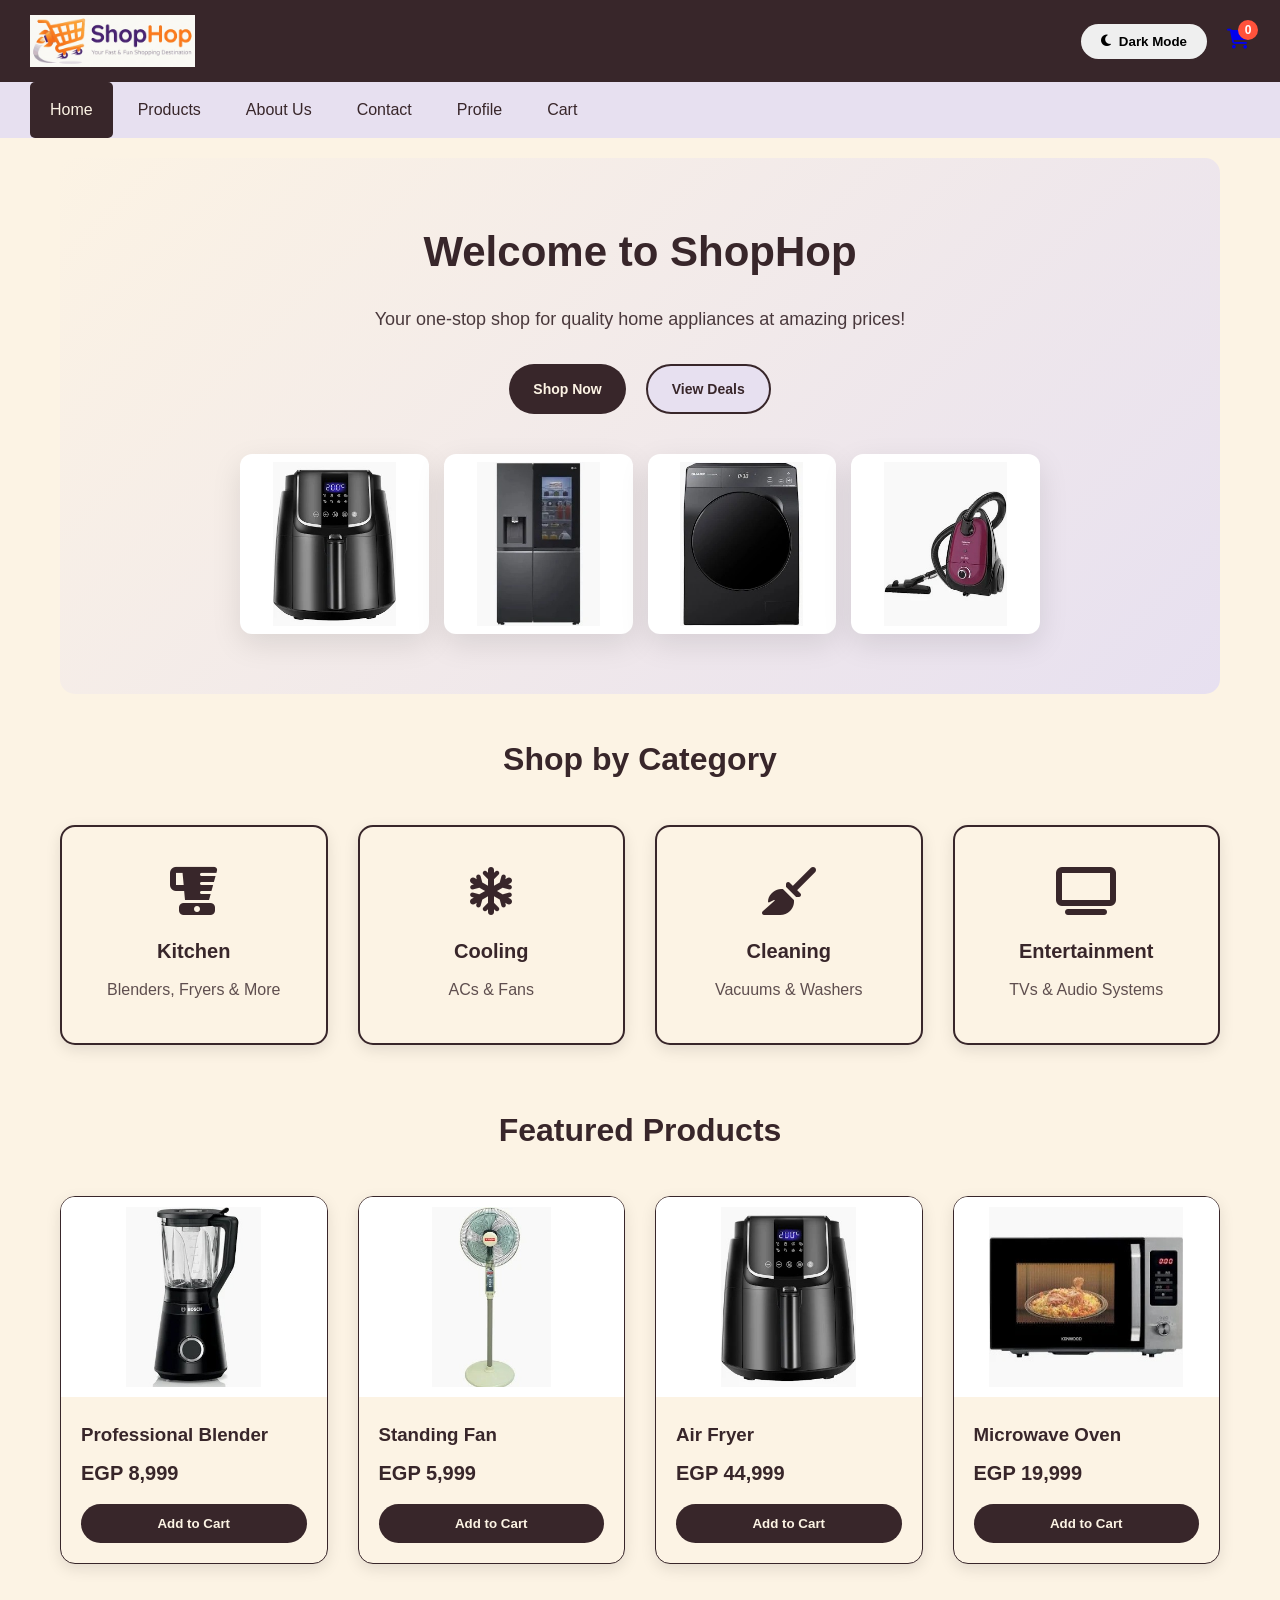
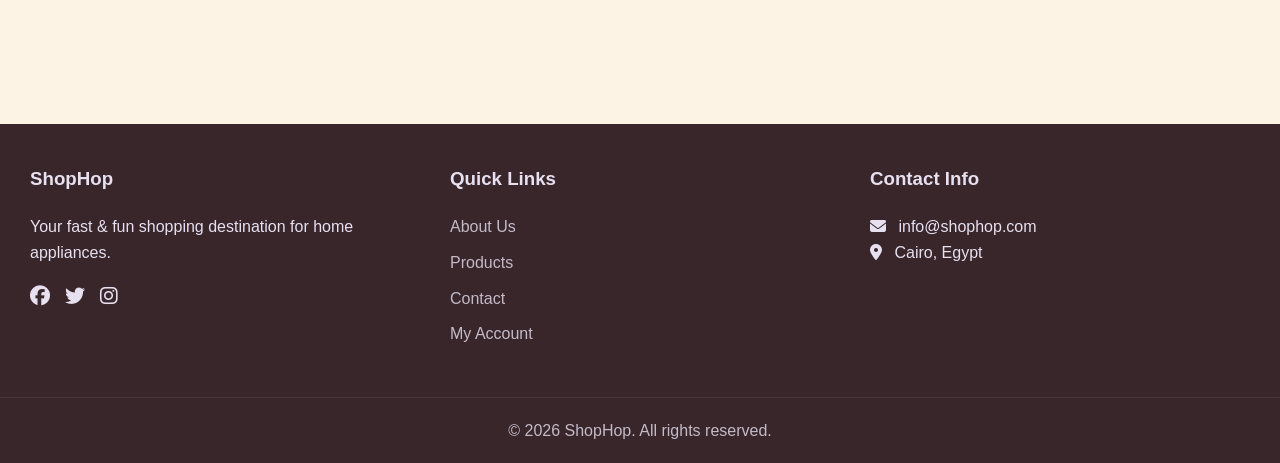
<file: index.html>
<!DOCTYPE html>
<html lang="en">
<head>
    <meta charset="UTF-8">
    <meta name="viewport" content="width=device-width, initial-scale=1.0">
    <title>ShopHop - Home Appliances Store</title>
    <link rel="icon" href="logo.png">
    <link rel="stylesheet" href="style.css">
    <link rel="stylesheet" href="https://cdnjs.cloudflare.com/ajax/libs/font-awesome/6.4.0/css/all.min.css">
</head>
<body class="light-theme">
    <header>
        <div class="header-top">
            <div class="logo-container">
                <a href="index.html" aria-label="ShopHop home"><img src="logo.png" alt="ShopHop" class="logo-img"></a>
            </div>
            <div class="header-actions">
                <button class="theme-toggle-btn" onclick="switchTheme()">
                    <i class="fas fa-moon" id="theme-icon"></i>
                    <span id="theme-text">Dark Mode</span>
                </button>
                <a class="cart-icon-container" href="cart.html" aria-label="Cart">
                    <i class="fas fa-shopping-cart"></i>
                    <span class="cart-count" id="cart-count">0</span>
                </a>
            </div>
        </div>
        <nav class="main-nav">
            <ul><li><a href="index.html" class="nav-active" aria-current="page">Home</a></li><li><a href="products.html">Products</a></li><li><a href="about.html">About Us</a></li><li><a href="contact.html">Contact</a></li><li><a href="profile.html">Profile</a></li><li><a href="cart.html">Cart</a></li></ul>
        </nav>
    </header>

    <main>
        <section class="hero-section">
            <div class="hero-content">
                <h2>Welcome to ShopHop</h2>
                <p>Your one-stop shop for quality home appliances at amazing prices!</p>
                <div class="hero-buttons">
                    <a href="products.html" class="btn-primary">Shop Now</a>
                    <a href="#featured" class="btn-secondary">View Deals</a>
                </div>
            </div>
            <div class="hero-image">
                <div class="hero-collage">
                    <img src="fryer.jpeg" alt="Air fryer">
                    <img src="refrigerator.jpeg" alt="Refrigerator">
                    <img src="washer.jpeg" alt="Washing machine">
                    <img src="vacuum.jpeg" alt="Vacuum cleaner">
                </div>
            </div>
        </section>

        <section class="categories-section">
            <h2>Shop by Category</h2>
            <div class="category-grid">
                <div class="category-card" onclick="goToCategory('kitchen')"><i class="fas fa-blender"></i><h3>Kitchen</h3><p>Blenders, Fryers &amp; More</p></div>
                <div class="category-card" onclick="goToCategory('cooling')"><i class="fas fa-snowflake"></i><h3>Cooling</h3><p>ACs &amp; Fans</p></div>
                <div class="category-card" onclick="goToCategory('cleaning')"><i class="fas fa-broom"></i><h3>Cleaning</h3><p>Vacuums &amp; Washers</p></div>
                <div class="category-card" onclick="goToCategory('entertainment')"><i class="fas fa-tv"></i><h3>Entertainment</h3><p>TVs &amp; Audio Systems</p></div>
            </div>
        </section>

        <section class="featured-section" id="featured">
            <h2>Featured Products</h2>
            <div class="product-grid" id="featured-products"></div>
        </section>
    </main>

    <footer>
        <div class="footer-content">
            <div class="footer-section">
                <h3>ShopHop</h3>
                <p>Your fast &amp; fun shopping destination for home appliances.</p>
                <div class="social-icons">
                    <i class="fab fa-facebook" aria-hidden="true"></i>
                    <i class="fab fa-twitter" aria-hidden="true"></i>
                    <i class="fab fa-instagram" aria-hidden="true"></i>
                </div>
            </div>
            <div class="footer-section">
                <h3>Quick Links</h3>
                <ul>
                    <li><a href="about.html">About Us</a></li>
                    <li><a href="products.html">Products</a></li>
                    <li><a href="contact.html">Contact</a></li>
                    <li><a href="profile.html">My Account</a></li>
                </ul>
            </div>
            <div class="footer-section">
                <h3>Contact Info</h3>
                <p><i class="fas fa-envelope"></i> info@shophop.com</p>
                <p><i class="fas fa-map-marker-alt"></i> Cairo, Egypt</p>
            </div>
        </div>
        <div class="footer-bottom">
            <p>&copy; 2026 ShopHop. All rights reserved.</p>
        </div>
    </footer>

    <script src="script.js"></script>
</body>
</html>
</file>
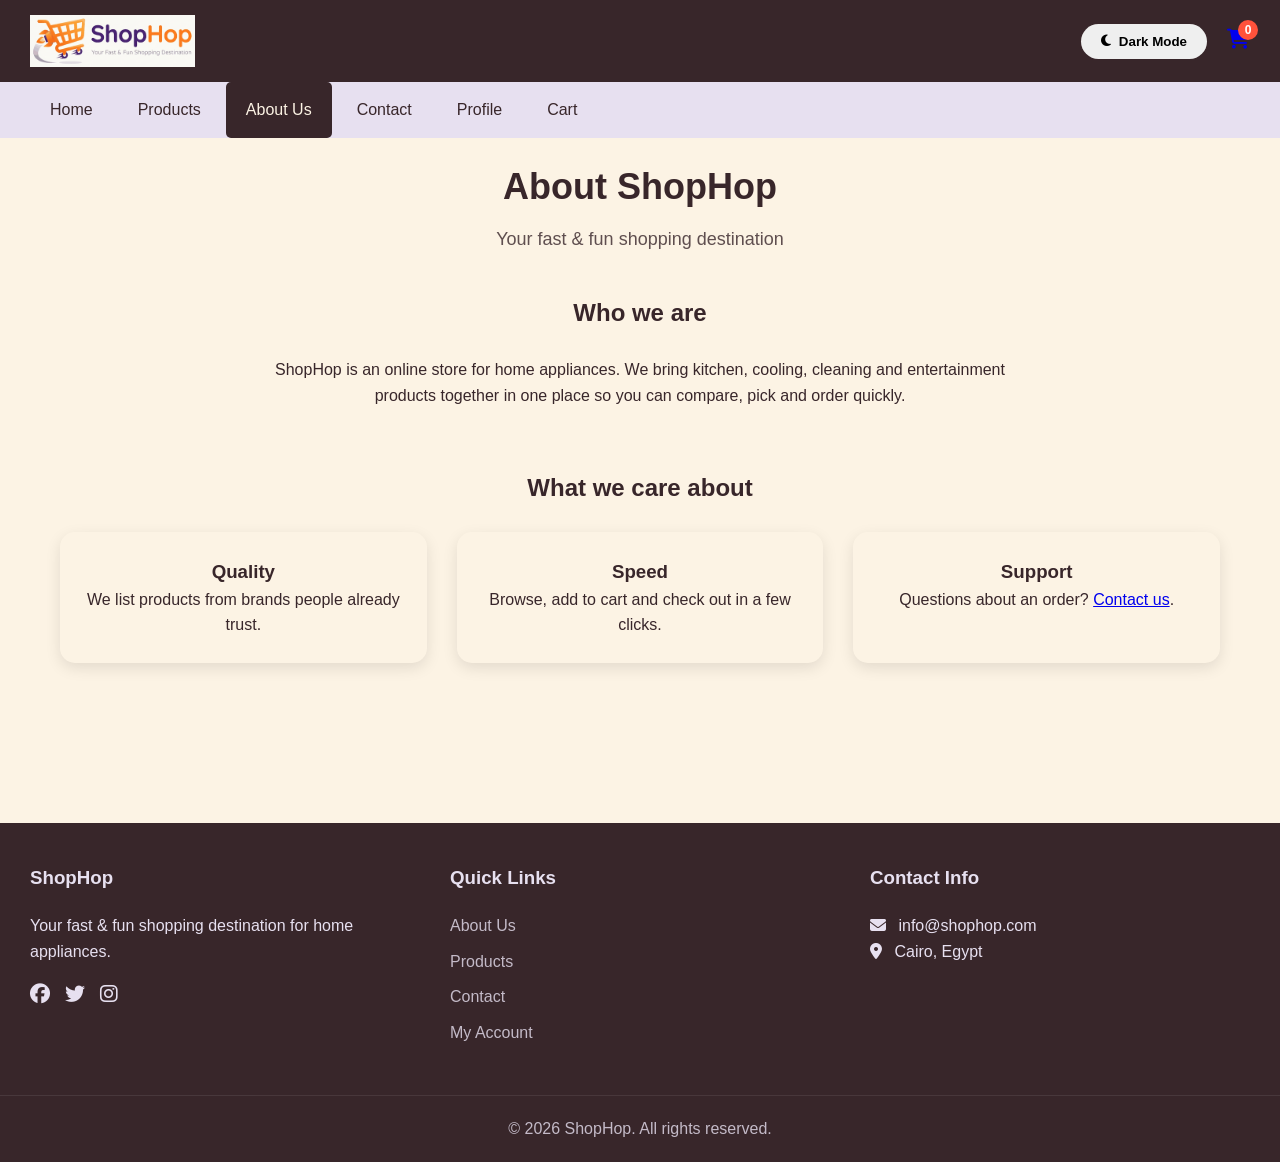
<file: about.html>
<!DOCTYPE html>
<html lang="en">
<head>
    <meta charset="UTF-8">
    <meta name="viewport" content="width=device-width, initial-scale=1.0">
    <title>About Us - ShopHop</title>
    <link rel="icon" href="logo.png">
    <link rel="stylesheet" href="style.css">
    <link rel="stylesheet" href="https://cdnjs.cloudflare.com/ajax/libs/font-awesome/6.4.0/css/all.min.css">
</head>
<body class="light-theme">
    <header>
        <div class="header-top">
            <div class="logo-container">
                <a href="index.html" aria-label="ShopHop home"><img src="logo.png" alt="ShopHop" class="logo-img"></a>
            </div>
            <div class="header-actions">
                <button class="theme-toggle-btn" onclick="switchTheme()">
                    <i class="fas fa-moon" id="theme-icon"></i>
                    <span id="theme-text">Dark Mode</span>
                </button>
                <a class="cart-icon-container" href="cart.html" aria-label="Cart">
                    <i class="fas fa-shopping-cart"></i>
                    <span class="cart-count" id="cart-count">0</span>
                </a>
            </div>
        </div>
        <nav class="main-nav">
            <ul><li><a href="index.html">Home</a></li><li><a href="products.html">Products</a></li><li><a href="about.html" class="nav-active" aria-current="page">About Us</a></li><li><a href="contact.html">Contact</a></li><li><a href="profile.html">Profile</a></li><li><a href="cart.html">Cart</a></li></ul>
        </nav>
    </header>

    <main>
        <section class="page-header">
            <h1>About ShopHop</h1>
            <p>Your fast &amp; fun shopping destination</p>
        </section>

        <section class="about-section">
            <h2>Who we are</h2>
            <p>ShopHop is an online store for home appliances. We bring kitchen, cooling, cleaning and entertainment products together in one place so you can compare, pick and order quickly.</p>
        </section>

        <section class="about-section">
            <h2>What we care about</h2>
            <div class="values-grid">
                <div class="value-item"><h3>Quality</h3><p>We list products from brands people already trust.</p></div>
                <div class="value-item"><h3>Speed</h3><p>Browse, add to cart and check out in a few clicks.</p></div>
                <div class="value-item"><h3>Support</h3><p>Questions about an order? <a href="contact.html">Contact us</a>.</p></div>
            </div>
        </section>
    </main>

    <footer>
        <div class="footer-content">
            <div class="footer-section">
                <h3>ShopHop</h3>
                <p>Your fast &amp; fun shopping destination for home appliances.</p>
                <div class="social-icons">
                    <i class="fab fa-facebook" aria-hidden="true"></i>
                    <i class="fab fa-twitter" aria-hidden="true"></i>
                    <i class="fab fa-instagram" aria-hidden="true"></i>
                </div>
            </div>
            <div class="footer-section">
                <h3>Quick Links</h3>
                <ul>
                    <li><a href="about.html">About Us</a></li>
                    <li><a href="products.html">Products</a></li>
                    <li><a href="contact.html">Contact</a></li>
                    <li><a href="profile.html">My Account</a></li>
                </ul>
            </div>
            <div class="footer-section">
                <h3>Contact Info</h3>
                <p><i class="fas fa-envelope"></i> info@shophop.com</p>
                <p><i class="fas fa-map-marker-alt"></i> Cairo, Egypt</p>
            </div>
        </div>
        <div class="footer-bottom">
            <p>&copy; 2026 ShopHop. All rights reserved.</p>
        </div>
    </footer>

    <script src="script.js"></script>
</body>
</html>
</file>
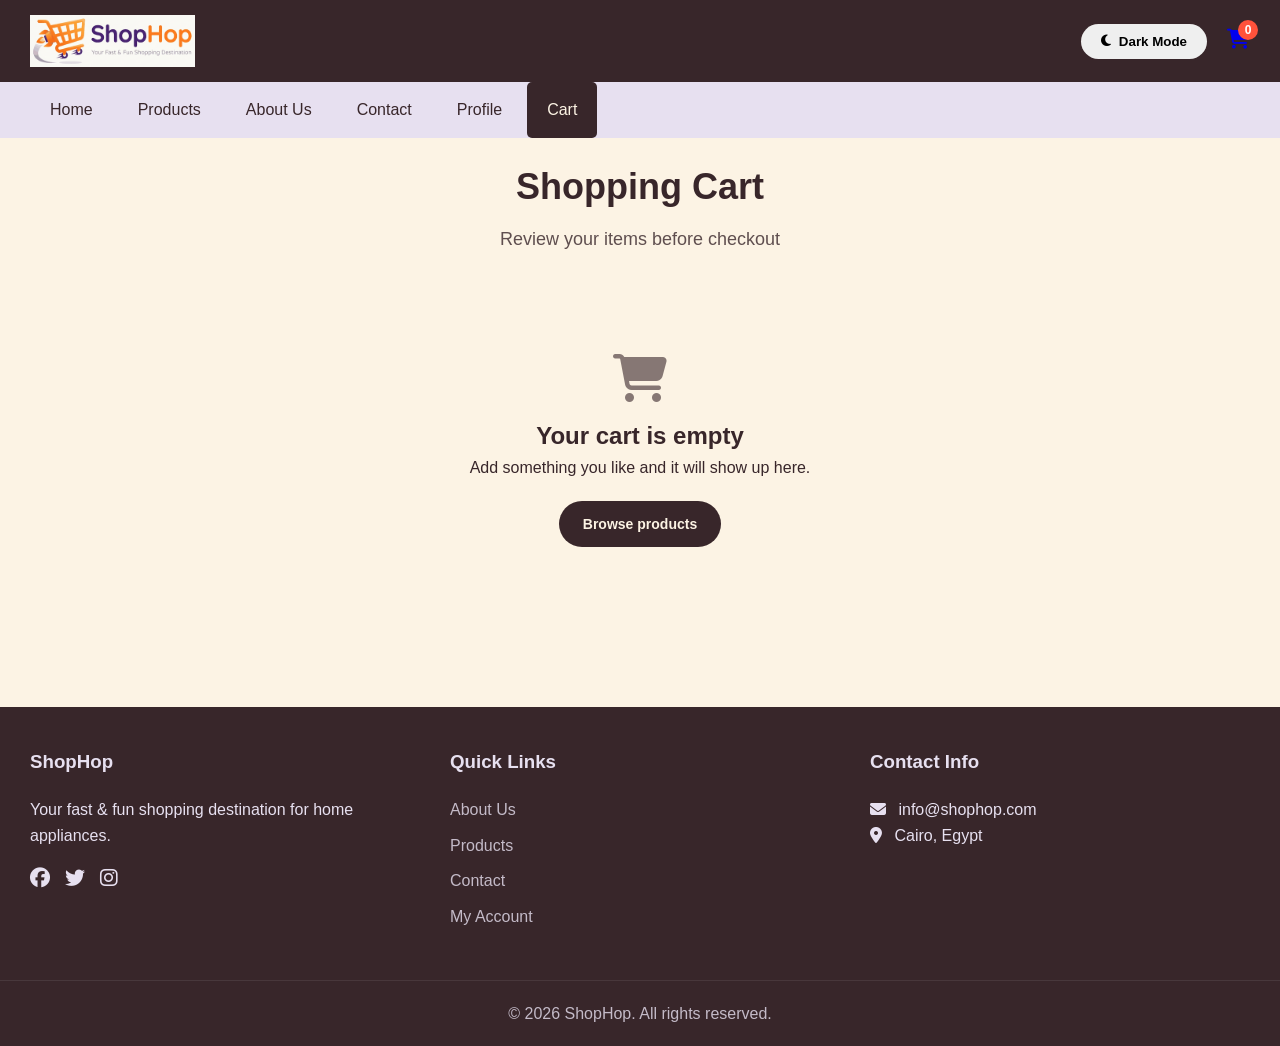
<file: cart.html>
<!DOCTYPE html>
<html lang="en">
<head>
    <meta charset="UTF-8">
    <meta name="viewport" content="width=device-width, initial-scale=1.0">
    <title>Cart - ShopHop</title>
    <link rel="icon" href="logo.png">
    <link rel="stylesheet" href="style.css">
    <link rel="stylesheet" href="https://cdnjs.cloudflare.com/ajax/libs/font-awesome/6.4.0/css/all.min.css">
</head>
<body class="light-theme">
    <header>
        <div class="header-top">
            <div class="logo-container">
                <a href="index.html" aria-label="ShopHop home"><img src="logo.png" alt="ShopHop" class="logo-img"></a>
            </div>
            <div class="header-actions">
                <button class="theme-toggle-btn" onclick="switchTheme()">
                    <i class="fas fa-moon" id="theme-icon"></i>
                    <span id="theme-text">Dark Mode</span>
                </button>
                <a class="cart-icon-container" href="cart.html" aria-label="Cart">
                    <i class="fas fa-shopping-cart"></i>
                    <span class="cart-count" id="cart-count">0</span>
                </a>
            </div>
        </div>
        <nav class="main-nav">
            <ul><li><a href="index.html">Home</a></li><li><a href="products.html">Products</a></li><li><a href="about.html">About Us</a></li><li><a href="contact.html">Contact</a></li><li><a href="profile.html">Profile</a></li><li><a href="cart.html" class="nav-active" aria-current="page">Cart</a></li></ul>
        </nav>
    </header>

    <main>
        <section class="page-header">
            <h1>Shopping Cart</h1>
            <p>Review your items before checkout</p>
        </section>

        <div class="cart-empty" id="cart-empty">
            <i class="fas fa-shopping-cart"></i>
            <h2>Your cart is empty</h2>
            <p>Add something you like and it will show up here.</p>
            <a href="products.html" class="btn-primary">Browse products</a>
        </div>

        <section class="cart-container" id="cart-layout">
            <div class="cart-items" id="cart-items-list"></div>
            <aside class="summary-card">
                <h2>Order Summary</h2>
                <div class="summary-row"><span>Subtotal</span><span id="cart-subtotal">EGP 0</span></div>
                <div class="summary-row"><span>Discount</span><span id="cart-discount">EGP 0</span></div>
                <div class="summary-row"><span>Tax</span><span id="cart-tax">EGP 0</span></div>
                <div class="summary-row"><span>Shipping</span><span id="cart-shipping">EGP 0</span></div>
                <div class="summary-row total"><span>Total</span><span id="cart-total">EGP 0</span></div>
                <p class="shipping-note" id="shipping-note"></p>
                <div class="promo-box">
                    <input type="text" id="promo-code" placeholder="Promo code" aria-label="Promo code">
                    <button class="btn-secondary" onclick="applyPromo()">Apply</button>
                </div>
                <p id="promo-message" class="shipping-note"></p>
                <button class="btn-primary" onclick="proceedToCheckout()">Proceed to Checkout</button>
                <button class="btn-secondary" onclick="continueShopping()">Continue Shopping</button>
            </aside>
        </section>
    </main>

    <footer>
        <div class="footer-content">
            <div class="footer-section">
                <h3>ShopHop</h3>
                <p>Your fast &amp; fun shopping destination for home appliances.</p>
                <div class="social-icons">
                    <i class="fab fa-facebook" aria-hidden="true"></i>
                    <i class="fab fa-twitter" aria-hidden="true"></i>
                    <i class="fab fa-instagram" aria-hidden="true"></i>
                </div>
            </div>
            <div class="footer-section">
                <h3>Quick Links</h3>
                <ul>
                    <li><a href="about.html">About Us</a></li>
                    <li><a href="products.html">Products</a></li>
                    <li><a href="contact.html">Contact</a></li>
                    <li><a href="profile.html">My Account</a></li>
                </ul>
            </div>
            <div class="footer-section">
                <h3>Contact Info</h3>
                <p><i class="fas fa-envelope"></i> info@shophop.com</p>
                <p><i class="fas fa-map-marker-alt"></i> Cairo, Egypt</p>
            </div>
        </div>
        <div class="footer-bottom">
            <p>&copy; 2026 ShopHop. All rights reserved.</p>
        </div>
    </footer>

    <script src="script.js"></script>
</body>
</html>
</file>
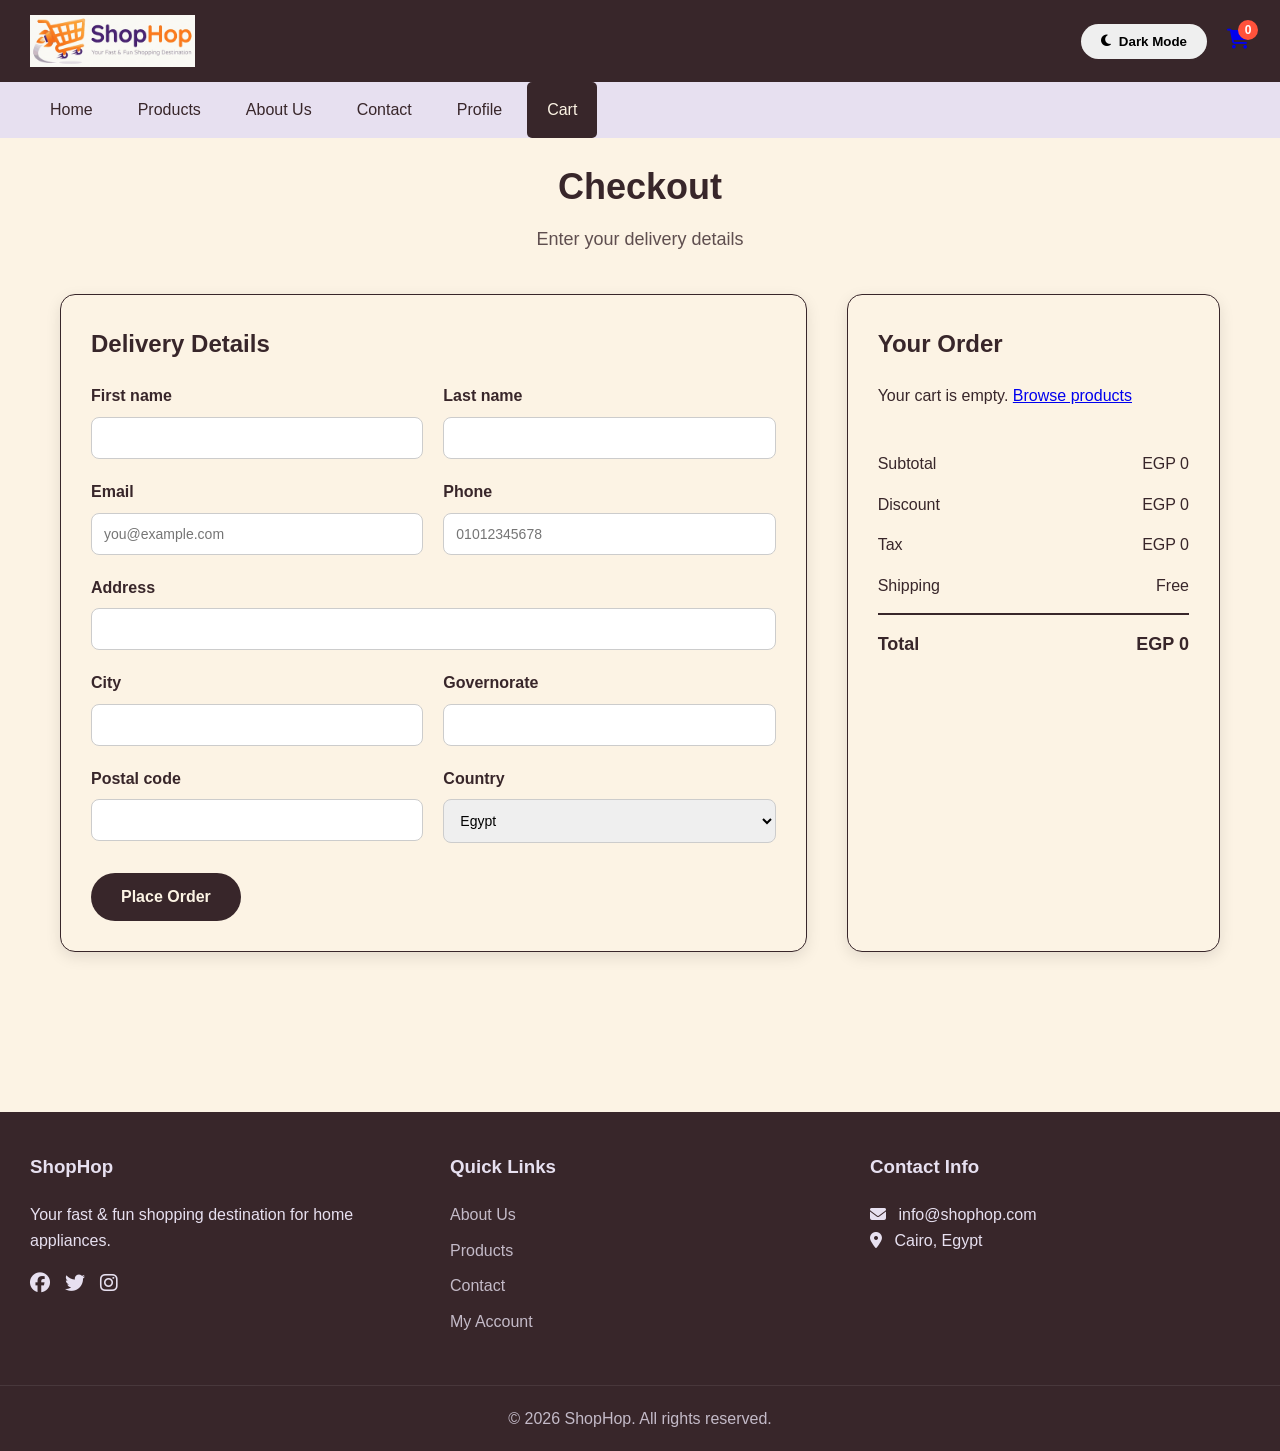
<file: checkout-new.html>
<!DOCTYPE html>
<html lang="en">
<head>
    <meta charset="UTF-8">
    <meta name="viewport" content="width=device-width, initial-scale=1.0">
    <title>Checkout - ShopHop</title>
    <link rel="icon" href="logo.png">
    <link rel="stylesheet" href="style.css">
    <link rel="stylesheet" href="https://cdnjs.cloudflare.com/ajax/libs/font-awesome/6.4.0/css/all.min.css">
</head>
<body class="light-theme">
    <header>
        <div class="header-top">
            <div class="logo-container">
                <a href="index.html" aria-label="ShopHop home"><img src="logo.png" alt="ShopHop" class="logo-img"></a>
            </div>
            <div class="header-actions">
                <button class="theme-toggle-btn" onclick="switchTheme()">
                    <i class="fas fa-moon" id="theme-icon"></i>
                    <span id="theme-text">Dark Mode</span>
                </button>
                <a class="cart-icon-container" href="cart.html" aria-label="Cart">
                    <i class="fas fa-shopping-cart"></i>
                    <span class="cart-count" id="cart-count">0</span>
                </a>
            </div>
        </div>
        <nav class="main-nav">
            <ul><li><a href="index.html">Home</a></li><li><a href="products.html">Products</a></li><li><a href="about.html">About Us</a></li><li><a href="contact.html">Contact</a></li><li><a href="profile.html">Profile</a></li><li><a href="cart.html" class="nav-active" aria-current="page">Cart</a></li></ul>
        </nav>
    </header>

    <main>
        <section class="page-header">
            <h1>Checkout</h1>
            <p>Enter your delivery details</p>
        </section>

        <section class="cart-container">
            <form class="form-card" id="checkout-form" onsubmit="validateCheckoutForm(event)" novalidate>
                <h2>Delivery Details</h2>
                <div class="form-row"><div class="form-group"><label for="first-name">First name</label><input type="text" id="first-name" placeholder=""><span class="error-msg" id="first-name-error"></span></div><div class="form-group"><label for="last-name">Last name</label><input type="text" id="last-name" placeholder=""><span class="error-msg" id="last-name-error"></span></div></div>
                <div class="form-row"><div class="form-group"><label for="email">Email</label><input type="email" id="email" placeholder="you@example.com"><span class="error-msg" id="email-error"></span></div><div class="form-group"><label for="phone">Phone</label><input type="tel" id="phone" placeholder="01012345678"><span class="error-msg" id="phone-error"></span></div></div>
                <div class="form-group"><label for="address">Address</label><input type="text" id="address" placeholder=""><span class="error-msg" id="address-error"></span></div>
                <div class="form-row"><div class="form-group"><label for="city">City</label><input type="text" id="city" placeholder=""><span class="error-msg" id="city-error"></span></div><div class="form-group"><label for="state">Governorate</label><input type="text" id="state" placeholder=""><span class="error-msg" id="state-error"></span></div></div>
                <div class="form-row">
                    <div class="form-group"><label for="zip">Postal code</label><input type="text" id="zip" placeholder=""><span class="error-msg" id="zip-error"></span></div>
                    <div class="form-group">
                        <label for="country">Country</label>
                        <select id="country">
                            <option value="">Select country</option>
                            <option value="Egypt" selected>Egypt</option>
                            <option value="Saudi Arabia">Saudi Arabia</option>
                            <option value="United Arab Emirates">United Arab Emirates</option>
                            <option value="Kuwait">Kuwait</option>
                        </select>
                        <span class="error-msg" id="country-error"></span>
                    </div>
                </div>
                <button type="submit" class="btn-primary btn-large">Place Order</button>
                <div class="success-message" id="success-message">Order placed! Thank you for shopping with ShopHop. Taking you back to the home page...</div>
            </form>

            <aside class="summary-card">
                <h2>Your Order</h2>
                <div id="checkout-items"></div>
                <div class="summary-divider"></div>
                <div class="summary-row"><span>Subtotal</span><span id="cart-subtotal">EGP 0</span></div>
                <div class="summary-row"><span>Discount</span><span id="cart-discount">EGP 0</span></div>
                <div class="summary-row"><span>Tax</span><span id="cart-tax">EGP 0</span></div>
                <div class="summary-row"><span>Shipping</span><span id="cart-shipping">EGP 0</span></div>
                <div class="summary-row total"><span>Total</span><span id="cart-total">EGP 0</span></div>
            </aside>
        </section>
    </main>

    <footer>
        <div class="footer-content">
            <div class="footer-section">
                <h3>ShopHop</h3>
                <p>Your fast &amp; fun shopping destination for home appliances.</p>
                <div class="social-icons">
                    <i class="fab fa-facebook" aria-hidden="true"></i>
                    <i class="fab fa-twitter" aria-hidden="true"></i>
                    <i class="fab fa-instagram" aria-hidden="true"></i>
                </div>
            </div>
            <div class="footer-section">
                <h3>Quick Links</h3>
                <ul>
                    <li><a href="about.html">About Us</a></li>
                    <li><a href="products.html">Products</a></li>
                    <li><a href="contact.html">Contact</a></li>
                    <li><a href="profile.html">My Account</a></li>
                </ul>
            </div>
            <div class="footer-section">
                <h3>Contact Info</h3>
                <p><i class="fas fa-envelope"></i> info@shophop.com</p>
                <p><i class="fas fa-map-marker-alt"></i> Cairo, Egypt</p>
            </div>
        </div>
        <div class="footer-bottom">
            <p>&copy; 2026 ShopHop. All rights reserved.</p>
        </div>
    </footer>

    <script src="script.js"></script>
</body>
</html>
</file>
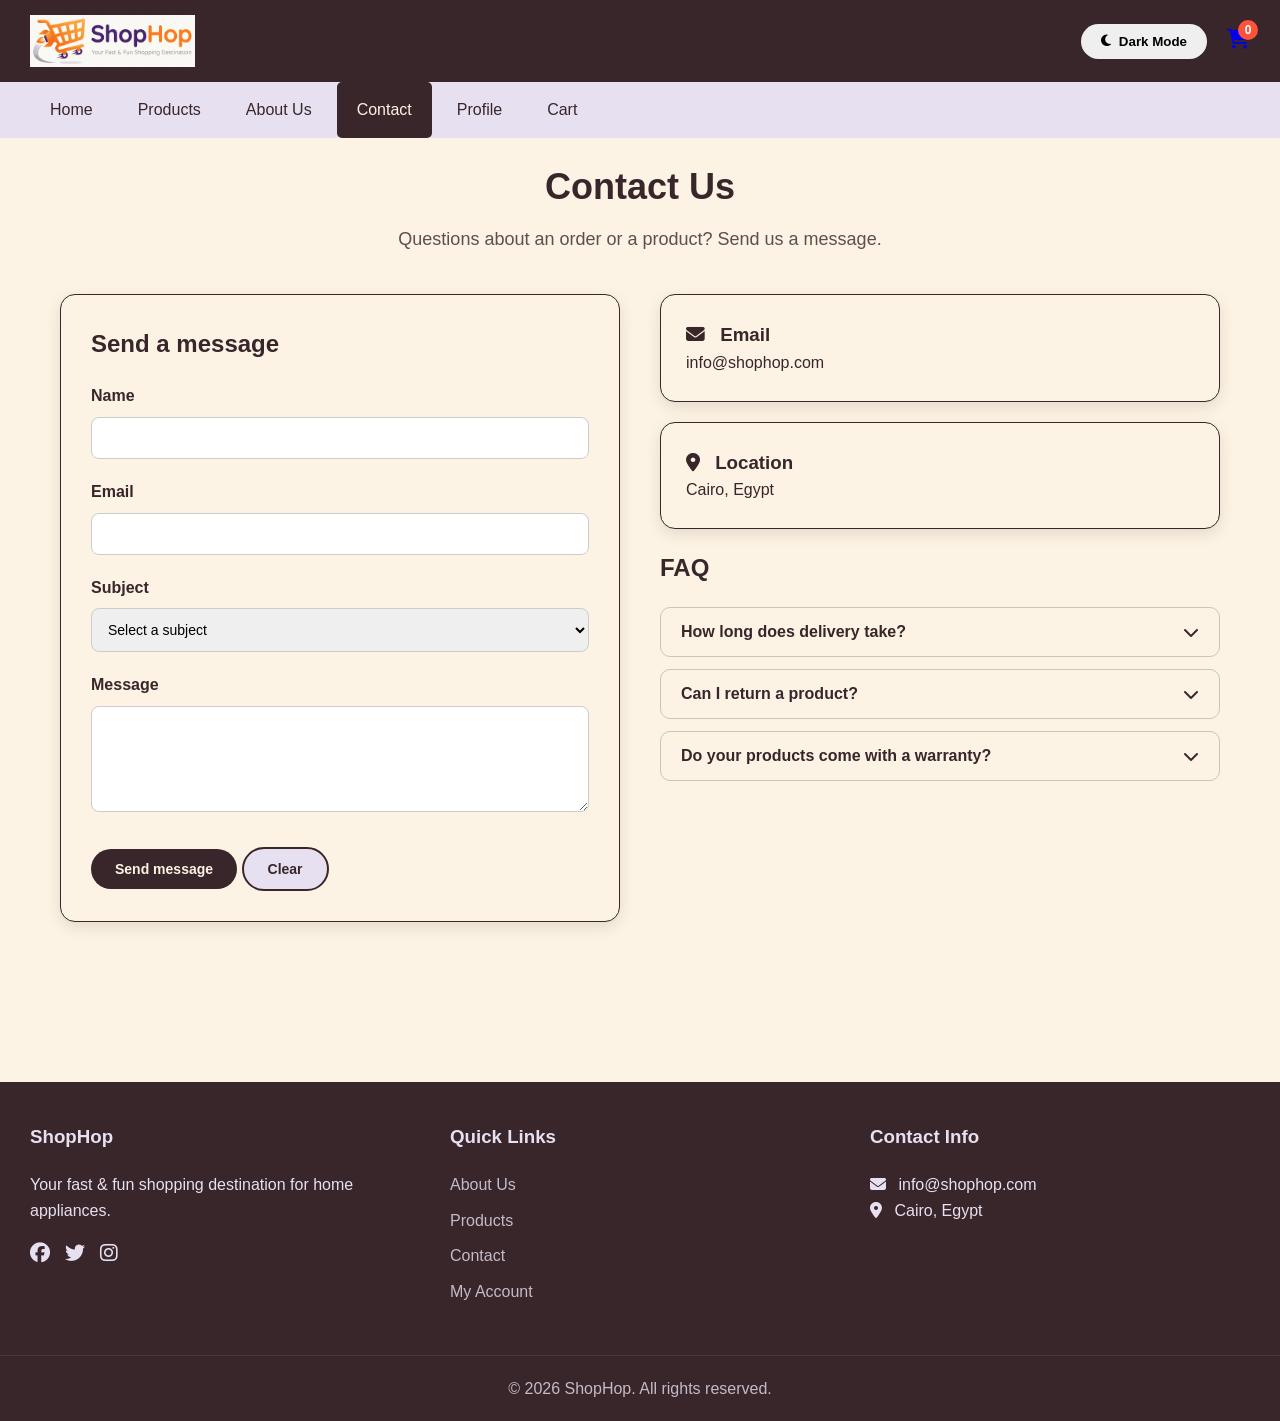
<file: contact.html>
<!DOCTYPE html>
<html lang="en">
<head>
    <meta charset="UTF-8">
    <meta name="viewport" content="width=device-width, initial-scale=1.0">
    <title>Contact - ShopHop</title>
    <link rel="icon" href="logo.png">
    <link rel="stylesheet" href="style.css">
    <link rel="stylesheet" href="https://cdnjs.cloudflare.com/ajax/libs/font-awesome/6.4.0/css/all.min.css">
</head>
<body class="light-theme">
    <header>
        <div class="header-top">
            <div class="logo-container">
                <a href="index.html" aria-label="ShopHop home"><img src="logo.png" alt="ShopHop" class="logo-img"></a>
            </div>
            <div class="header-actions">
                <button class="theme-toggle-btn" onclick="switchTheme()">
                    <i class="fas fa-moon" id="theme-icon"></i>
                    <span id="theme-text">Dark Mode</span>
                </button>
                <a class="cart-icon-container" href="cart.html" aria-label="Cart">
                    <i class="fas fa-shopping-cart"></i>
                    <span class="cart-count" id="cart-count">0</span>
                </a>
            </div>
        </div>
        <nav class="main-nav">
            <ul><li><a href="index.html">Home</a></li><li><a href="products.html">Products</a></li><li><a href="about.html">About Us</a></li><li><a href="contact.html" class="nav-active" aria-current="page">Contact</a></li><li><a href="profile.html">Profile</a></li><li><a href="cart.html">Cart</a></li></ul>
        </nav>
    </header>

    <main>
        <section class="page-header">
            <h1>Contact Us</h1>
            <p>Questions about an order or a product? Send us a message.</p>
        </section>

        <section class="contact-grid">
            <form class="form-card" id="contact-form" onsubmit="validateContactForm(event)" novalidate>
                <h2>Send a message</h2>
                <div class="form-group"><label for="contact-name">Name</label><input type="text" id="contact-name"><span class="error-msg" id="contact-name-error"></span></div>
                <div class="form-group"><label for="contact-email">Email</label><input type="email" id="contact-email"><span class="error-msg" id="contact-email-error"></span></div>
                <div class="form-group">
                    <label for="contact-subject">Subject</label>
                    <select id="contact-subject">
                        <option value="">Select a subject</option>
                        <option value="order">My order</option>
                        <option value="product">Product question</option>
                        <option value="return">Returns</option>
                        <option value="other">Something else</option>
                    </select>
                    <span class="error-msg" id="contact-subject-error"></span>
                </div>
                <div class="form-group"><label for="contact-message">Message</label><textarea id="contact-message" rows="5"></textarea><span class="error-msg" id="contact-message-error"></span></div>
                <button type="submit" class="btn-primary">Send message</button>
                <button type="button" class="btn-secondary" onclick="resetContactForm()">Clear</button>
                <div class="success-message" id="contact-success">Message sent. We'll get back to you soon.</div>
            </form>

            <div>
                <div class="contact-card"><h3><i class="fas fa-envelope"></i> Email</h3><p>info@shophop.com</p></div>
                <div class="contact-card"><h3><i class="fas fa-map-marker-alt"></i> Location</h3><p>Cairo, Egypt</p></div>
                <h2 class="mb-20">FAQ</h2>
                <div class="faq-item"><button class="faq-question" onclick="toggleFAQ(1)">How long does delivery take?<i class="fas fa-chevron-down" id="faq-icon-1"></i></button><div class="faq-answer" id="faq-answer-1">Most orders arrive within a few working days, depending on your city.</div></div><div class="faq-item"><button class="faq-question" onclick="toggleFAQ(2)">Can I return a product?<i class="fas fa-chevron-down" id="faq-icon-2"></i></button><div class="faq-answer" id="faq-answer-2">Yes. Unused items in their original packaging can be returned.</div></div><div class="faq-item"><button class="faq-question" onclick="toggleFAQ(3)">Do your products come with a warranty?<i class="fas fa-chevron-down" id="faq-icon-3"></i></button><div class="faq-answer" id="faq-answer-3">Yes, warranty details are listed with each product.</div></div>
            </div>
        </section>
    </main>

    <footer>
        <div class="footer-content">
            <div class="footer-section">
                <h3>ShopHop</h3>
                <p>Your fast &amp; fun shopping destination for home appliances.</p>
                <div class="social-icons">
                    <i class="fab fa-facebook" aria-hidden="true"></i>
                    <i class="fab fa-twitter" aria-hidden="true"></i>
                    <i class="fab fa-instagram" aria-hidden="true"></i>
                </div>
            </div>
            <div class="footer-section">
                <h3>Quick Links</h3>
                <ul>
                    <li><a href="about.html">About Us</a></li>
                    <li><a href="products.html">Products</a></li>
                    <li><a href="contact.html">Contact</a></li>
                    <li><a href="profile.html">My Account</a></li>
                </ul>
            </div>
            <div class="footer-section">
                <h3>Contact Info</h3>
                <p><i class="fas fa-envelope"></i> info@shophop.com</p>
                <p><i class="fas fa-map-marker-alt"></i> Cairo, Egypt</p>
            </div>
        </div>
        <div class="footer-bottom">
            <p>&copy; 2026 ShopHop. All rights reserved.</p>
        </div>
    </footer>

    <script src="script.js"></script>
</body>
</html>
</file>
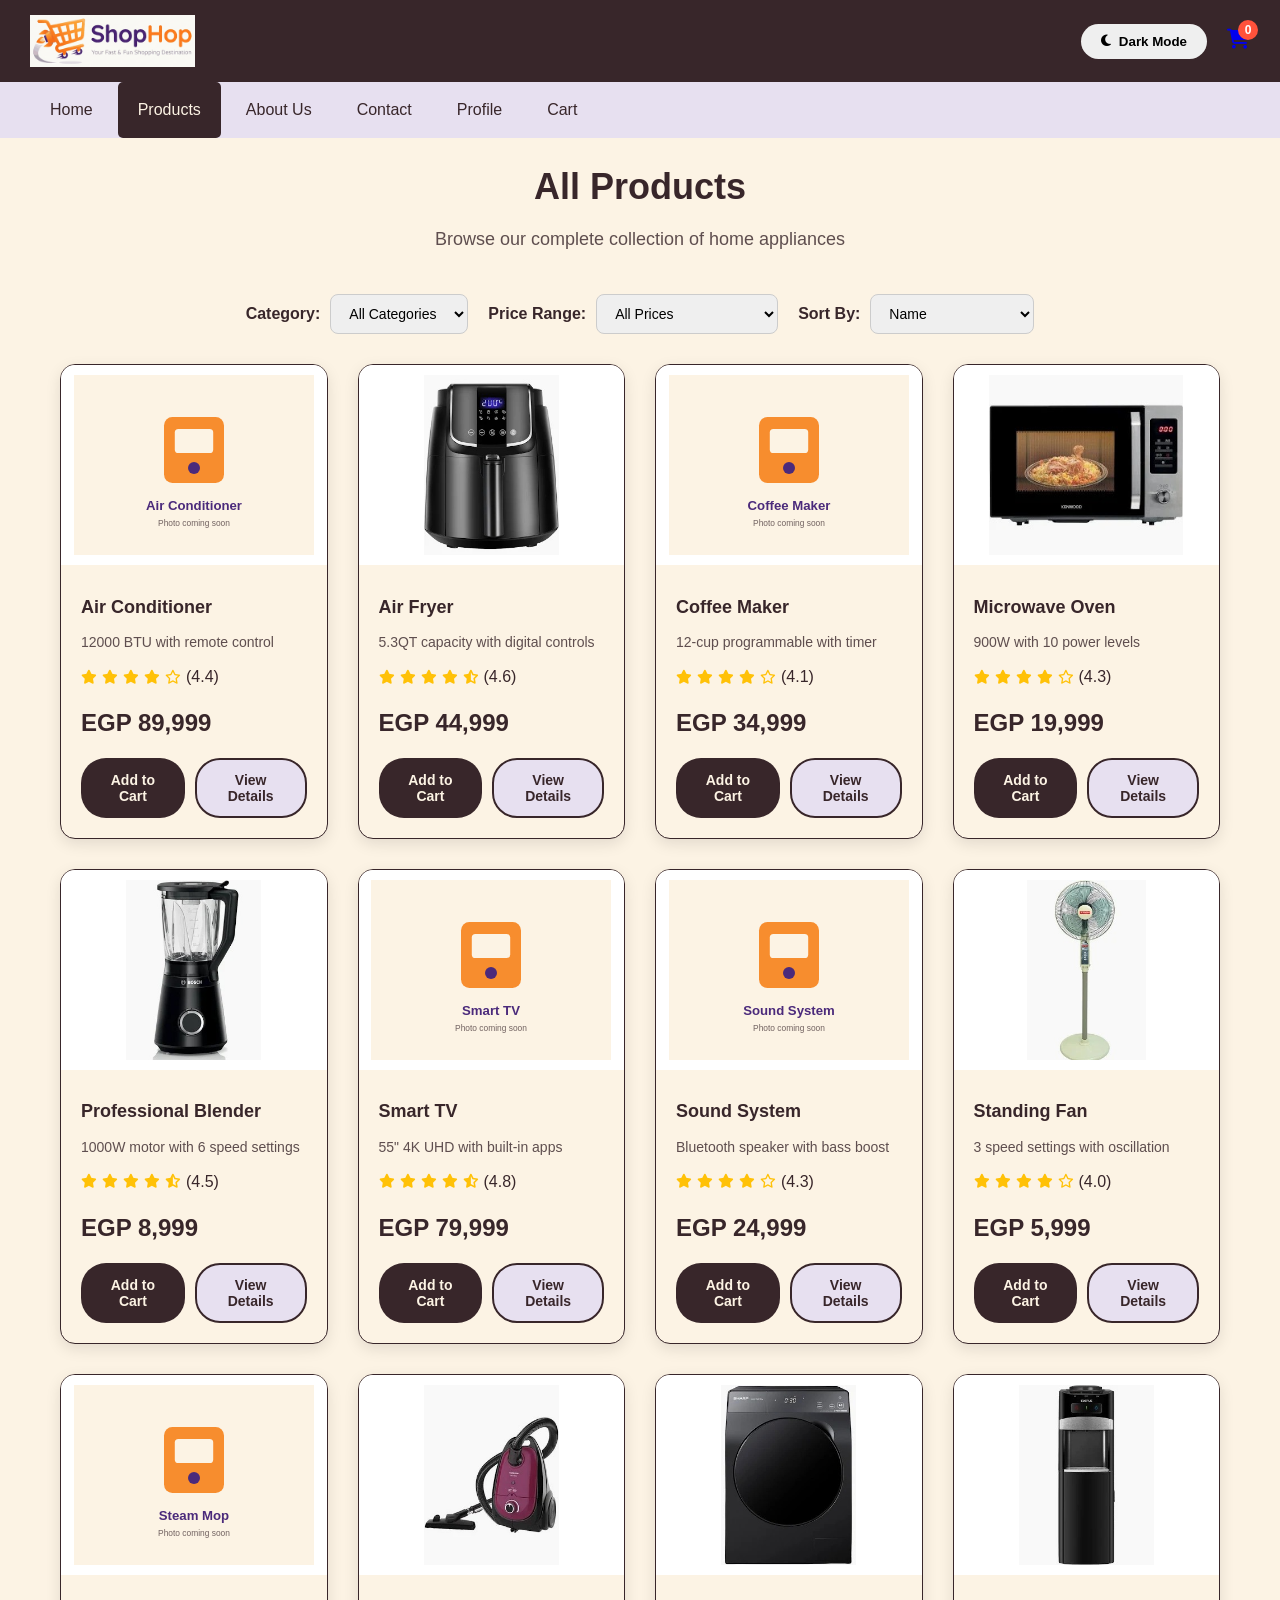
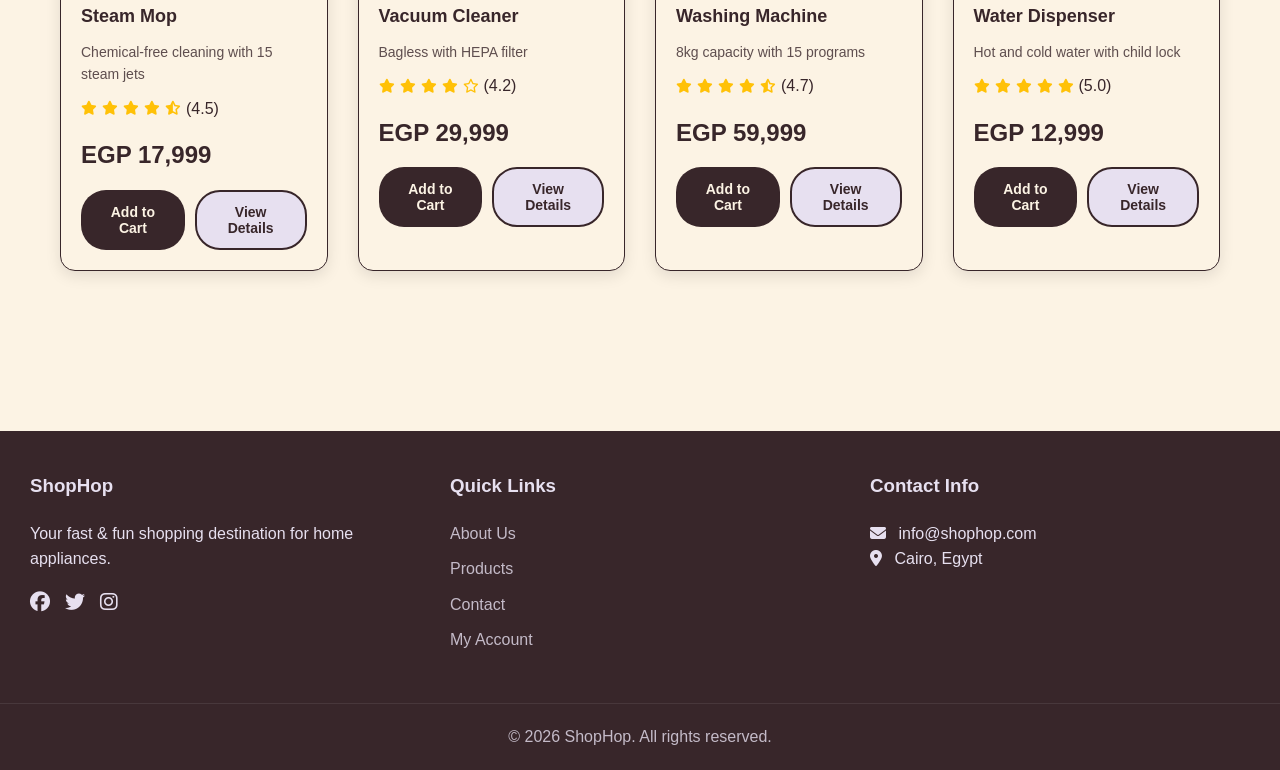
<file: products.html>
<!DOCTYPE html>
<html lang="en">
<head>
    <meta charset="UTF-8">
    <meta name="viewport" content="width=device-width, initial-scale=1.0">
    <title>Products - ShopHop</title>
    <link rel="icon" href="logo.png">
    <link rel="stylesheet" href="style.css">
    <link rel="stylesheet" href="https://cdnjs.cloudflare.com/ajax/libs/font-awesome/6.4.0/css/all.min.css">
</head>
<body class="light-theme">
    <header>
        <div class="header-top">
            <div class="logo-container">
                <a href="index.html" aria-label="ShopHop home"><img src="logo.png" alt="ShopHop" class="logo-img"></a>
            </div>
            <div class="header-actions">
                <button class="theme-toggle-btn" onclick="switchTheme()">
                    <i class="fas fa-moon" id="theme-icon"></i>
                    <span id="theme-text">Dark Mode</span>
                </button>
                <a class="cart-icon-container" href="cart.html" aria-label="Cart">
                    <i class="fas fa-shopping-cart"></i>
                    <span class="cart-count" id="cart-count">0</span>
                </a>
            </div>
        </div>
        <nav class="main-nav">
            <ul><li><a href="index.html">Home</a></li><li><a href="products.html" class="nav-active" aria-current="page">Products</a></li><li><a href="about.html">About Us</a></li><li><a href="contact.html">Contact</a></li><li><a href="profile.html">Profile</a></li><li><a href="cart.html">Cart</a></li></ul>
        </nav>
    </header>

    <main>
        <section class="page-header">
            <h1>All Products</h1>
            <p>Browse our complete collection of home appliances</p>
        </section>

        <section class="filters-section">
            <div class="filter-container">
                <div class="filter-group">
                    <label for="category-filter">Category:</label>
                    <select id="category-filter" onchange="renderProducts()">
                        <option value="all">All Categories</option>
                        <option value="kitchen">Kitchen</option>
                        <option value="cooling">Cooling</option>
                        <option value="cleaning">Cleaning</option>
                        <option value="entertainment">Entertainment</option>
                    </select>
                </div>
                <div class="filter-group">
                    <label for="price-filter">Price Range:</label>
                    <select id="price-filter" onchange="renderProducts()">
                        <option value="all">All Prices</option>
                        <option value="0-5000">Under EGP 5,000</option>
                        <option value="5000-10000">EGP 5,000 - 10,000</option>
                        <option value="10000-50000">EGP 10,000 - 50,000</option>
                        <option value="50000+">Over EGP 50,000</option>
                    </select>
                </div>
                <div class="filter-group">
                    <label for="sort-filter">Sort By:</label>
                    <select id="sort-filter" onchange="renderProducts()">
                        <option value="name">Name</option>
                        <option value="price-low">Price: Low to High</option>
                        <option value="price-high">Price: High to Low</option>
                    </select>
                </div>
            </div>
        </section>

        <section class="products-grid-section">
            <div class="products-grid" id="products-container"></div>
        </section>
    </main>

    <footer>
        <div class="footer-content">
            <div class="footer-section">
                <h3>ShopHop</h3>
                <p>Your fast &amp; fun shopping destination for home appliances.</p>
                <div class="social-icons">
                    <i class="fab fa-facebook" aria-hidden="true"></i>
                    <i class="fab fa-twitter" aria-hidden="true"></i>
                    <i class="fab fa-instagram" aria-hidden="true"></i>
                </div>
            </div>
            <div class="footer-section">
                <h3>Quick Links</h3>
                <ul>
                    <li><a href="about.html">About Us</a></li>
                    <li><a href="products.html">Products</a></li>
                    <li><a href="contact.html">Contact</a></li>
                    <li><a href="profile.html">My Account</a></li>
                </ul>
            </div>
            <div class="footer-section">
                <h3>Contact Info</h3>
                <p><i class="fas fa-envelope"></i> info@shophop.com</p>
                <p><i class="fas fa-map-marker-alt"></i> Cairo, Egypt</p>
            </div>
        </div>
        <div class="footer-bottom">
            <p>&copy; 2026 ShopHop. All rights reserved.</p>
        </div>
    </footer>

    <script src="script.js"></script>
</body>
</html>
</file>
<file: style.css>
/* ===== ShopHop Unified Styles ===== */

* {
    margin: 0;
    padding: 0;
    box-sizing: border-box;
}

body {
    font-family: Arial, sans-serif;
    line-height: 1.6;
    transition: all 0.3s ease;
}

/* ===== LIGHT THEME ===== */
body.light-theme {
    background-color: #FCF3E4;
    color: #38262A;
}

body.light-theme .header-top {
    background-color: #38262A;
    color: #FCF3E4;
}

body.light-theme .main-nav {
    background-color: #E7E0F0;
}

body.light-theme .main-nav a {
    color: #38262A;
}

body.light-theme .main-nav a:hover,
body.light-theme .main-nav a.nav-active {
    background-color: #38262A;
    color: #FCF3E4;
}

body.light-theme .hero-section {
    background: linear-gradient(135deg, #FCF3E4 0%, #E7E0F0 100%);
    color: #38262A;
}

body.light-theme .btn-primary {
    background-color: #38262A;
    color: #FCF3E4;
}

body.light-theme .btn-secondary {
    background-color: #E7E0F0;
    color: #38262A;
    border: 2px solid #38262A;
}

body.light-theme .product-card,
body.light-theme .cart-item,
body.light-theme .summary-card,
body.light-theme .form-card,
body.light-theme .contact-card {
    background-color: #FCF3E4;
    border: 1px solid #38262A;
}

body.light-theme .footer-content {
    background-color: #38262A;
    color: #E7E0F0;
}

/* ===== DARK THEME ===== */
body.dark-theme {
    background-color: #121212;
    color: #FAF9F6;
}

body.dark-theme .header-top {
    background-color: #C5A059;
    color: #FAF9F6;
}

body.dark-theme .main-nav {
    background-color: #D7CCC8;
}

body.dark-theme .main-nav a {
    color: #121212;
}

body.dark-theme .main-nav a:hover,
body.dark-theme .main-nav a.nav-active {
    background-color: #C5A059;
    color: #FAF9F6;
}

body.dark-theme .hero-section {
    background: linear-gradient(135deg, #121212 0%, #D7CCC8 100%);
    color: #FAF9F6;
}

body.dark-theme .btn-primary {
    background-color: #C5A059;
    color: #FAF9F6;
}

body.dark-theme .btn-secondary {
    background-color: #D7CCC8;
    color: #121212;
    border: 2px solid #C5A059;
}

body.dark-theme .product-card,
body.dark-theme .cart-item,
body.dark-theme .summary-card,
body.dark-theme .form-card,
body.dark-theme .contact-card {
    background-color: #FAF9F6;
    border: 1px solid #C5A059;
}

body.dark-theme .footer-content {
    background-color: #121212;
    color: #D7CCC8;
}

body.dark-theme h1,
body.dark-theme h2,
body.dark-theme h3,
body.dark-theme h4,
body.dark-theme h5,
body.dark-theme h6,
body.dark-theme p,
body.dark-theme span,
body.dark-theme div,
body.dark-theme section,
body.dark-theme article,
body.dark-theme header,
body.dark-theme nav,
body.dark-theme main,
body.dark-theme footer {
    color: #FAF9F6 !important;
}

body.dark-theme .text {
    color: #FAF9F6 !important;
}

/* ===== HEADER ===== */
.header-top {
    display: flex;
    justify-content: space-between;
    align-items: center;
    padding: 15px 30px;
    box-shadow: 0 2px 10px rgba(0,0,0,0.1);
}

.logo-container {
    display: flex;
    align-items: center;
    gap: 15px;
}

.logo-img {
    height: 40px;
    width: auto;
}

.header-top h1 {
    font-size: 24px;
    font-weight: bold;
}

.header-actions {
    display: flex;
    align-items: center;
    gap: 20px;
}

.theme-toggle-btn {
    display: flex;
    align-items: center;
    gap: 8px;
    padding: 10px 20px;
    border: none;
    border-radius: 25px;
    cursor: pointer;
    font-weight: bold;
    transition: all 0.3s ease;
}

.cart-icon-container {
    position: relative;
    cursor: pointer;
}

.cart-icon-container i {
    font-size: 20px;
}

.cart-count {
    position: absolute;
    top: -8px;
    right: -8px;
    background-color: #ff523b;
    color: white;
    border-radius: 50%;
    width: 20px;
    height: 20px;
    display: flex;
    align-items: center;
    justify-content: center;
    font-size: 12px;
    font-weight: bold;
}

/* ===== NAVIGATION ===== */
.main-nav {
    padding: 0 30px;
}

.main-nav ul {
    display: flex;
    list-style: none;
    gap: 5px;
}

.main-nav a {
    display: block;
    padding: 15px 20px;
    text-decoration: none;
    font-weight: 500;
    border-radius: 5px;
    transition: all 0.3s ease;
}

/* ===== MAIN CONTENT ===== */
main {
    max-width: 1200px;
    margin: 0 auto;
    padding: 20px;
}

.page-header {
    text-align: center;
    margin-bottom: 40px;
}

.page-header h1 {
    font-size: 36px;
    margin-bottom: 10px;
}

.page-header p {
    font-size: 18px;
    opacity: 0.8;
}

/* ===== HERO SECTION ===== */
.hero-section {
    padding: 60px 30px;
    margin-bottom: 40px;
    border-radius: 15px;
    text-align: center;
}

.hero-content {
    max-width: 600px;
    margin: 0 auto;
}

.hero-content h2 {
    font-size: 42px;
    margin-bottom: 20px;
}

.hero-content p {
    font-size: 18px;
    margin-bottom: 30px;
    opacity: 0.9;
}

.hero-buttons {
    display: flex;
    gap: 20px;
    justify-content: center;
    flex-wrap: wrap;
}

.hero-image {
    margin-top: 40px;
}

.hero-image img {
    max-width: 100%;
    border-radius: 15px;
    box-shadow: 0 10px 30px rgba(0,0,0,0.1);
}

/* ===== BUTTONS ===== */
.btn-primary,
.btn-secondary {
    padding: 12px 24px;
    border: none;
    border-radius: 25px;
    cursor: pointer;
    font-weight: bold;
    text-decoration: none;
    display: inline-flex;
    align-items: center;
    gap: 8px;
    transition: all 0.3s ease;
    font-size: 14px;
}

.btn-primary:hover,
.btn-secondary:hover {
    transform: translateY(-2px);
    box-shadow: 0 5px 15px rgba(0,0,0,0.2);
}

.btn-large {
    padding: 15px 30px;
    font-size: 16px;
}

.btn-wishlist {
    background: none;
    border: none;
    font-size: 24px;
    cursor: pointer;
    color: #ff523b;
    padding: 10px;
}

.btn-remove {
    background-color: #ff523b;
    color: white;
    border: none;
    padding: 8px 16px;
    border-radius: 5px;
    cursor: pointer;
    font-weight: bold;
}

/* ===== CATEGORIES ===== */
.categories-section {
    margin-bottom: 60px;
}

.categories-section h2 {
    text-align: center;
    font-size: 32px;
    margin-bottom: 40px;
}

.category-grid {
    display: grid;
    grid-template-columns: repeat(auto-fit, minmax(250px, 1fr));
    gap: 30px;
}

.category-card {
    background: white;
    padding: 40px 20px;
    border-radius: 15px;
    text-align: center;
    cursor: pointer;
    transition: all 0.3s ease;
    box-shadow: 0 5px 15px rgba(0,0,0,0.1);
}

body.light-theme .category-card {
    background: #FCF3E4;
    border: 2px solid #38262A;
}

body.dark-theme .category-card {
    background: #FAF9F6;
    border: 2px solid #C5A059;
}

.category-card:hover {
    transform: translateY(-5px);
    box-shadow: 0 10px 30px rgba(0,0,0,0.15);
}

.category-card i {
    font-size: 48px;
    margin-bottom: 20px;
    color: #38262A;
}

body.dark-theme .category-card i {
    color: #C5A059;
}

.category-card h3 {
    font-size: 20px;
    margin-bottom: 10px;
}

.category-card p {
    opacity: 0.8;
}

/* ===== PRODUCTS ===== */
.featured-section,
.products-grid-section {
    margin-bottom: 60px;
}

.featured-section h2,
.products-grid-section h2 {
    text-align: center;
    font-size: 32px;
    margin-bottom: 40px;
}

.product-grid {
    display: grid;
    grid-template-columns: repeat(auto-fit, minmax(280px, 1fr));
    gap: 30px;
}

.product-card {
    border-radius: 15px;
    overflow: hidden;
    transition: all 0.3s ease;
    box-shadow: 0 5px 15px rgba(0,0,0,0.1);
}

.product-card:hover {
    transform: translateY(-5px);
    box-shadow: 0 10px 30px rgba(0,0,0,0.15);
}

.product-card img {
    width: 100%;
    height: 200px;
    object-fit: cover;
}

.product-info {
    padding: 20px;
}

.product-info h3 {
    font-size: 18px;
    margin-bottom: 10px;
}

.product-desc {
    font-size: 14px;
    opacity: 0.8;
    margin-bottom: 10px;
}

.product-rating {
    display: flex;
    align-items: center;
    gap: 5px;
    margin-bottom: 15px;
}

.product-rating i {
    color: #ffc107;
    font-size: 14px;
}

.product-price {
    font-size: 24px;
    font-weight: bold;
    margin-bottom: 15px;
}

.product-actions {
    display: flex;
    gap: 10px;
}

/* ===== CART ===== */
.cart-container {
    display: grid;
    grid-template-columns: 2fr 1fr;
    gap: 40px;
    margin-bottom: 60px;
}

.cart-items {
    display: flex;
    flex-direction: column;
    gap: 20px;
}

.cart-item {
    display: grid;
    grid-template-columns: 100px 1fr auto auto;
    gap: 20px;
    align-items: center;
    padding: 20px;
    border-radius: 10px;
}

.cart-item img {
    width: 80px;
    height: 80px;
    object-fit: cover;
    border-radius: 8px;
}

.item-details h3 {
    font-size: 16px;
    margin-bottom: 5px;
}

.item-description {
    font-size: 14px;
    opacity: 0.8;
    margin-bottom: 10px;
}

.item-price {
    font-weight: bold;
    font-size: 16px;
}

.item-quantity input {
    width: 60px;
    padding: 8px;
    border: 1px solid #ccc;
    border-radius: 5px;
}

.item-subtotal {
    font-weight: bold;
    font-size: 18px;
}

.summary-card {
    padding: 30px;
    border-radius: 15px;
    box-shadow: 0 5px 15px rgba(0,0,0,0.1);
}

.summary-card h2 {
    margin-bottom: 20px;
}

.summary-row {
    display: flex;
    justify-content: space-between;
    margin-bottom: 15px;
}

.summary-row.total {
    font-weight: bold;
    font-size: 18px;
    padding-top: 15px;
    border-top: 2px solid;
}

.summary-divider {
    height: 2px;
    margin: 20px 0;
    opacity: 0.3;
}

/* ===== FORMS ===== */
.form-group {
    margin-bottom: 20px;
}

.form-group label {
    display: block;
    margin-bottom: 8px;
    font-weight: bold;
}

.form-group input,
.form-group select,
.form-group textarea {
    width: 100%;
    padding: 12px;
    border: 1px solid #ccc;
    border-radius: 8px;
    font-size: 14px;
}

.form-row {
    display: grid;
    grid-template-columns: 1fr 1fr;
    gap: 20px;
}

.error-msg {
    color: #ff523b;
    font-size: 12px;
    margin-top: 5px;
    display: none;
}

.success-message {
    background-color: #4CAF50;
    color: white;
    padding: 15px;
    border-radius: 8px;
    margin-top: 20px;
    display: none;
}

/* ===== ABOUT PAGE ===== */
.team-grid {
    display: grid;
    grid-template-columns: repeat(auto-fit, minmax(250px, 1fr));
    gap: 30px;
    margin-bottom: 60px;
}

.team-member {
    text-align: center;
    padding: 30px 20px;
    border-radius: 15px;
    box-shadow: 0 5px 15px rgba(0,0,0,0.1);
}

.team-member img {
    width: 100px;
    height: 100px;
    border-radius: 50%;
    margin-bottom: 15px;
    object-fit: cover;
}

.team-member h3 {
    margin-bottom: 5px;
}

.team-member p {
    opacity: 0.8;
    font-size: 14px;
}

.stats-grid {
    display: grid;
    grid-template-columns: repeat(auto-fit, minmax(200px, 1fr));
    gap: 30px;
    margin-bottom: 60px;
}

.stat-item {
    text-align: center;
    padding: 30px;
    border-radius: 15px;
    box-shadow: 0 5px 15px rgba(0,0,0,0.1);
}

.stat-number {
    font-size: 36px;
    font-weight: bold;
    display: block;
    margin-bottom: 10px;
}

.stat-label {
    opacity: 0.8;
}

.values-grid {
    display: grid;
    grid-template-columns: repeat(auto-fit, minmax(250px, 1fr));
    gap: 30px;
    margin-bottom: 60px;
}

.value-item {
    text-align: center;
    padding: 30px 20px;
    border-radius: 15px;
    box-shadow: 0 5px 15px rgba(0,0,0,0.1);
}

.value-item i {
    font-size: 36px;
    margin-bottom: 15px;
    color: #38262A;
}

body.dark-theme .value-item i {
    color: #C5A059;
}

/* ===== TABLES ===== */
.categories-table,
.specs-table {
    width: 100%;
    border-collapse: collapse;
    margin: 30px 0;
    border-radius: 10px;
    overflow: hidden;
}

.categories-table th,
.categories-table td,
.specs-table th,
.specs-table td {
    padding: 15px;
    text-align: left;
    border: 1px solid;
}

body.light-theme .categories-table th,
body.light-theme .specs-table th {
    background-color: #38262A;
    color: #FCF3E4;
}

body.dark-theme .categories-table th,
body.dark-theme .specs-table th {
    background-color: #C5A059;
    color: #FAF9F6;
}

body.light-theme .categories-table td,
body.light-theme .specs-table td {
    background-color: #FCF3E4;
    border-color: #38262A;
}

body.dark-theme .categories-table td,
body.dark-theme .specs-table td {
    background-color: #FAF9F6;
    border-color: #C5A059;
}

/* ===== IFRAME & MAP ===== */
.map-container iframe {
    width: 100%;
    height: 400px;
    border: none;
    border-radius: 10px;
}

/* ===== MEDIA ===== */
.video-container,
.audio-container {
    margin: 20px 0;
}

.video-container video,
.audio-container audio {
    width: 100%;
    border-radius: 10px;
}

/* ===== IMAGE MAP ===== */
.image-map-container {
    text-align: center;
    margin: 30px 0;
}

.image-map-container img {
    max-width: 100%;
    border-radius: 10px;
}

/* ===== PROFILE PAGE ===== */
.profile-container {
    display: grid;
    grid-template-columns: 400px 1fr;
    gap: 40px;
}

.profile-sidebar {
    display: flex;
    flex-direction: column;
    gap: 20px;
}

.profile-card {
    padding: 30px;
    border-radius: 15px;
    text-align: center;
    box-shadow: 0 5px 15px rgba(0,0,0,0.1);
}

.profile-avatar {
    position: relative;
    margin-bottom: 20px;
}

.profile-avatar img {
    width: 100px;
    height: 100px;
    border-radius: 50%;
    object-fit: cover;
}

.avatar-edit-btn {
    position: absolute;
    bottom: 0;
    right: 0;
    background: #38262A;
    color: white;
    border: none;
    border-radius: 50%;
    width: 30px;
    height: 30px;
    cursor: pointer;
}

body.dark-theme .avatar-edit-btn {
    background: #C5A059;
}

.profile-stats {
    display: flex;
    justify-content: space-around;
    margin-top: 20px;
    
}

.stat-item {
    text-align: center;
}

.profile-menu {
    display: flex;
    flex-direction: column;
    gap: 5px;
}

.menu-btn {
    display: flex;
    align-items: center;
    gap: 10px;
    padding: 15px;
    border: none;
    background: none;
    cursor: pointer;
    border-radius: 8px;
    transition: all 0.3s ease;
    text-align: left;
}

.menu-btn:hover,
.menu-btn.active {
    background: rgba(0,0,0,0.1);
}

.logout-btn {
    color: #ff523b;
    margin-top: 20px;
}

.profile-section {
    display: none;
}

.profile-section.active {
    display: block;
}

/* ===== FOOTER ===== */
footer {
    margin-top: 80px;
}

body.light-theme footer {
    background-color: #38262A;
    color: #E7E0F0;
}

body.dark-theme footer {
    background-color: #121212;
    color: #D7CCC8;
}

.footer-content {
    display: grid;
    grid-template-columns: repeat(auto-fit, minmax(250px, 1fr));
    gap: 40px;
    padding: 40px 30px;
}

.footer-section h3 {
    margin-bottom: 20px;
}

.footer-section ul {
    list-style: none;
}

.footer-section li {
    margin-bottom: 10px;
}

.footer-section a {
    color: inherit;
    text-decoration: none;
    opacity: 0.8;
}

.footer-section a:hover {
    opacity: 1;
    text-decoration: underline;
}

.social-icons {
    display: flex;
    gap: 15px;
    margin-top: 20px;
}

.social-icons i {
    font-size: 20px;
    cursor: pointer;
    transition: all 0.3s ease;
}

.social-icons i:hover {
    transform: translateY(-3px);
}

.footer-bottom {
    text-align: center;
    padding: 20px;
    opacity: 0.8;
    border-top: 1px solid rgba(255,255,255,0.1);
}

/* ===== RESPONSIVE ===== */
@media (max-width: 768px) {
    .header-top {
        flex-direction: column;
        gap: 15px;
    }
    
    .main-nav ul {
        flex-direction: column;
        align-items: center;
    }
    
    .hero-content h2 {
        font-size: 28px;
    }
    
    .category-grid,
    .product-grid {
        grid-template-columns: 1fr;
    }
    
    .cart-container,
    .profile-container {
        grid-template-columns: 1fr;
    }
    
    .form-row {
        grid-template-columns: 1fr;
    }
    
    .hero-buttons {
        flex-direction: column;
        align-items: center;
    }
    
    .product-actions {
        flex-direction: column;
    }
}

/* ===== UTILITIES ===== */
.text-center {
    text-align: center;
}

.mb-20 {
    margin-bottom: 20px;
}

.mt-20 {
    margin-top: 20px;
}


/* =====================================================
   ADDITIONS (fixes + styles for pages that had none)
   ===================================================== */

/* --- Dark theme: cards were light (#FAF9F6) with forced white text = unreadable --- */
body.dark-theme .product-card,
body.dark-theme .cart-item,
body.dark-theme .summary-card,
body.dark-theme .form-card,
body.dark-theme .contact-card,
body.dark-theme .faq-item,
body.dark-theme .team-member,
body.dark-theme .stat-item,
body.dark-theme .value-item {
    background-color: #1E1E1E;
    border: 1px solid #C5A059;
}
body.dark-theme .form-group input,
body.dark-theme .form-group select,
body.dark-theme .form-group textarea,
body.dark-theme .filter-group select,
body.dark-theme .item-quantity input,
body.dark-theme .option-group input,
body.dark-theme .promo-box input {
    background-color: #2A2A2A;
    color: #FAF9F6;
    border: 1px solid #C5A059;
}

/* --- Header logo (logo image already contains the name) --- */
.logo-container a { display: flex; align-items: center; }
.logo-img { height: 52px; width: auto; }

/* --- Product images: white photos shouldn't be cropped --- */
.product-card img {
    object-fit: contain;
    background: #fff;
    padding: 10px;
    cursor: pointer;
}
.product-grid,
.products-grid {
    display: grid;
    grid-template-columns: repeat(auto-fit, minmax(260px, 1fr));
    gap: 30px;
}
.featured-section .product-card h3,
.featured-section .product-card .price,
.product-card > h3,
.product-card > .price { padding: 0 20px; }
.product-card > h3 { margin-top: 15px; }
.product-card .price { font-size: 20px; font-weight: bold; margin: 8px 0 15px; }
.add-to-cart-btn {
    display: block;
    width: calc(100% - 40px);
    margin: 0 20px 20px;
    padding: 12px;
    border: none;
    border-radius: 25px;
    cursor: pointer;
    font-weight: bold;
    transition: all 0.3s ease;
}
body.light-theme .add-to-cart-btn { background-color: #38262A; color: #FCF3E4; }
body.dark-theme .add-to-cart-btn { background-color: #C5A059; color: #121212; }
.product-card > .btn-secondary { margin: 0 20px 20px; }
.add-to-cart-btn:hover { transform: translateY(-2px); }

/* --- Hero image collage (replaces external placeholder) --- */
.hero-collage {
    display: grid;
    grid-template-columns: repeat(4, 1fr);
    gap: 15px;
    max-width: 800px;
    margin: 0 auto;
}
.hero-collage img {
    width: 100%;
    height: 180px;
    object-fit: contain;
    background: #fff;
    border-radius: 12px;
    padding: 8px;
    box-shadow: 0 10px 30px rgba(0,0,0,0.1);
}

/* --- Filters --- */
.filters-section { margin-bottom: 30px; }
.filter-container { display: flex; flex-wrap: wrap; gap: 20px; justify-content: center; }
.filter-group { display: flex; align-items: center; gap: 10px; }
.filter-group label { font-weight: bold; }
.filter-group select { padding: 10px 14px; border: 1px solid #ccc; border-radius: 8px; font-size: 14px; }
.empty-state { grid-column: 1 / -1; text-align: center; padding: 60px 20px; }
.empty-state .btn-primary { margin-top: 20px; }

/* --- Notification toast --- */
.notification {
    position: fixed;
    top: 20px;
    right: 20px;
    background: #4CAF50;
    color: #fff !important;
    padding: 15px 20px;
    border-radius: 8px;
    z-index: 1000;
    box-shadow: 0 5px 15px rgba(0,0,0,0.2);
    animation: slideIn 0.3s ease;
}
@keyframes slideIn {
    from { transform: translateX(100%); opacity: 0; }
    to { transform: translateX(0); opacity: 1; }
}

/* --- Product detail page --- */
.breadcrumb { margin-bottom: 25px; font-size: 14px; opacity: 0.85; }
.breadcrumb a { color: inherit; }
.product-detail-container {
    display: grid;
    grid-template-columns: 1fr 1fr;
    gap: 50px;
    margin-bottom: 50px;
}
.main-image img {
    width: 100%;
    max-height: 460px;
    object-fit: contain;
    background: #fff;
    border-radius: 15px;
    padding: 20px;
    box-shadow: 0 5px 15px rgba(0,0,0,0.1);
}
.thumbnail-images { display: flex; gap: 10px; margin-top: 15px; }
.thumbnail-images img {
    width: 80px; height: 80px;
    object-fit: contain;
    background: #fff;
    border-radius: 8px;
    border: 2px solid transparent;
    cursor: pointer;
    padding: 4px;
}
.thumbnail-images img.active { border-color: #F7821B; }
.product-detail-container .product-info { padding: 0; }
.product-detail-container .product-info h1 { font-size: 32px; margin-bottom: 10px; }
.price-section { margin: 15px 0; }
.current-price { font-size: 32px; font-weight: bold; }
.total-line { margin-top: 5px; opacity: 0.85; min-height: 24px; }
.product-description { margin-bottom: 20px; }
.product-features { margin-bottom: 20px; }
.product-features h3 { margin-bottom: 10px; }
.product-features ul { list-style: none; }
.product-features li { margin-bottom: 8px; }
.product-features i { color: #4CAF50; margin-right: 8px; }
.product-options { display: flex; gap: 20px; margin-bottom: 20px; flex-wrap: wrap; }
.option-group { display: flex; align-items: center; gap: 10px; }
.option-group input { width: 70px; padding: 8px; border: 1px solid #ccc; border-radius: 5px; }
.product-detail-container .product-actions { align-items: center; flex-wrap: wrap; margin-bottom: 25px; }
.product-meta { display: grid; grid-template-columns: 1fr 1fr; gap: 12px; }
.meta-item { display: flex; align-items: center; gap: 10px; }
.meta-item i { width: 20px; text-align: center; }

.product-tabs { margin-bottom: 50px; }
.tab-buttons { display: flex; gap: 10px; flex-wrap: wrap; border-bottom: 2px solid rgba(128,128,128,0.3); margin-bottom: 20px; }
.tab-btn {
    background: none;
    border: none;
    padding: 12px 20px;
    cursor: pointer;
    font-size: 15px;
    font-weight: bold;
    color: inherit;
    border-bottom: 3px solid transparent;
}
.tab-btn.active { border-bottom-color: #F7821B; }
.tab-pane { display: none; }
.tab-pane.active { display: block; }
.related-products h2 { margin-bottom: 25px; text-align: center; }
.related-grid { display: grid; grid-template-columns: repeat(auto-fit, minmax(200px, 1fr)); gap: 20px; }
.specs-table td, .specs-table th { text-align: left; padding: 10px 12px; border-bottom: 1px solid rgba(128,128,128,0.3); }
.specs-table { width: 100%; border-collapse: collapse; }

/* --- Cart / checkout --- */
.cart-item .item-details .btn-remove { margin-top: 5px; }
.promo-box { display: flex; gap: 10px; margin-top: 15px; }
.promo-box input { flex: 1; padding: 10px; border: 1px solid #ccc; border-radius: 8px; }
.summary-card .btn-primary,
.summary-card .btn-secondary { width: 100%; justify-content: center; margin-top: 12px; }
.shipping-note { font-size: 13px; opacity: 0.85; margin-top: 10px; }
.cart-empty { display: none; text-align: center; padding: 60px 20px; }
.cart-empty i { font-size: 48px; margin-bottom: 15px; opacity: 0.6; }
.cart-empty .btn-primary { margin-top: 20px; }
.form-card { padding: 30px; border-radius: 15px; box-shadow: 0 5px 15px rgba(0,0,0,0.1); }
.form-card h2 { margin-bottom: 20px; }
.form-card button[type="submit"] { margin-top: 10px; }

/* --- Contact / about --- */
.contact-grid { display: grid; grid-template-columns: 1fr 1fr; gap: 40px; margin-bottom: 60px; }
.contact-card { padding: 25px; border-radius: 15px; margin-bottom: 20px; box-shadow: 0 5px 15px rgba(0,0,0,0.1); }
.contact-card i { margin-right: 10px; }
.faq-item { border-radius: 10px; margin-bottom: 12px; overflow: hidden; border: 1px solid rgba(128,128,128,0.4); }
.faq-question {
    width: 100%; display: flex; justify-content: space-between; align-items: center;
    background: none; border: none; color: inherit; padding: 15px 20px;
    font-size: 16px; font-weight: bold; cursor: pointer; text-align: left;
}
.faq-answer { display: none; padding: 0 20px 15px; }
.about-section { margin-bottom: 60px; }
.about-section h2 { text-align: center; margin-bottom: 25px; }
.about-section > p { max-width: 760px; margin: 0 auto 15px; text-align: center; }
.team-member .member-icon { font-size: 48px; margin-bottom: 15px; }
.value-item { padding: 25px; border-radius: 15px; text-align: center; }

/* --- Profile avatar fallback (no photo file needed) --- */
.profile-avatar .avatar-initials {
    width: 100%; height: 100%;
    display: flex; align-items: center; justify-content: center;
    border-radius: 50%;
    background: #4B2A7B;
    color: #fff !important;
    font-size: 40px; font-weight: bold;
}

/* --- Footer extras --- */
.footer-section p i { margin-right: 8px; }

@media (max-width: 768px) {
    .hero-collage { grid-template-columns: repeat(2, 1fr); }
    .product-detail-container,
    .contact-grid { grid-template-columns: 1fr; }
    .cart-item { grid-template-columns: 80px 1fr; }
    .cart-item .item-quantity,
    .cart-item .item-subtotal { grid-column: 2; }
    .product-meta { grid-template-columns: 1fr; }
}

@media (prefers-reduced-motion: reduce) {
    * { transition: none !important; animation: none !important; }
}
</file>
